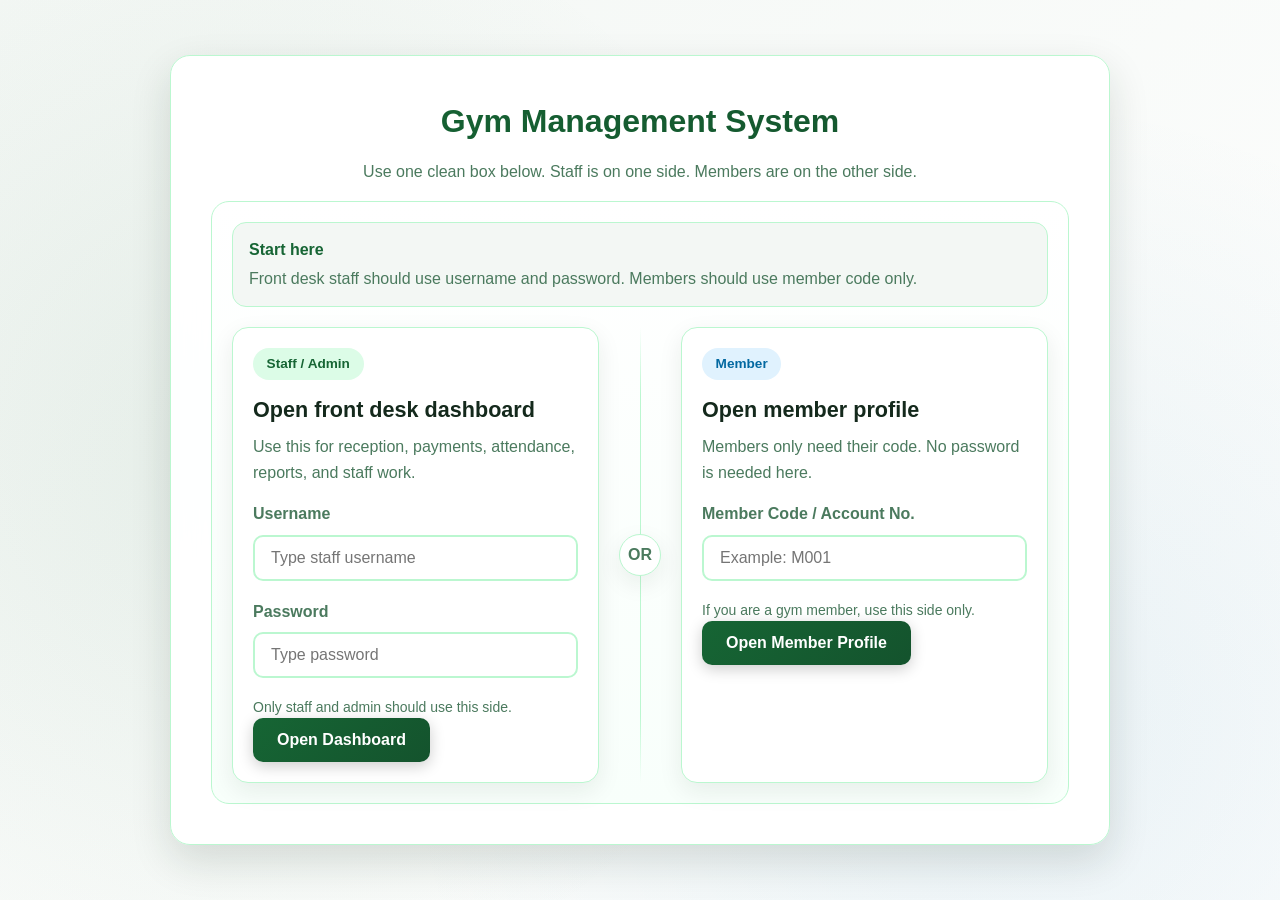
<file: index.html>
<!DOCTYPE html>
<html lang="en">
<head>
    <meta charset="UTF-8">
    <meta name="viewport" content="width=device-width, initial-scale=1.0">
    <meta http-equiv="Cache-Control" content="no-cache, no-store, must-revalidate">
    <meta http-equiv="Pragma" content="no-cache">
    <meta http-equiv="Expires" content="0">
    <title>Gym Management System - Login</title>
    <link rel="stylesheet" href="assets/css/style.css?v=3">
</head>
<body>
    <div class="login-container">
        <div class="login-box login-box-wide">
            <h1>Gym Management System</h1>
            <p class="login-subtitle">Use one clean box below. Staff is on one side. Members are on the other side.</p>

            <div class="login-access-card" aria-label="Quick login options">
                <div class="access-intro">
                    <strong>Start here</strong>
                    <p>Front desk staff should use username and password. Members should use member code only.</p>
                </div>

                <div class="login-split-layout">
                    <section id="admin-login" class="login-form-panel is-visible" aria-labelledby="admin-login-title">
                        <div class="login-panel-badge">Staff / Admin</div>
                        <h2 id="admin-login-title">Open front desk dashboard</h2>
                        <p class="login-panel-text">Use this for reception, payments, attendance, reports, and staff work.</p>
                        <form id="adminForm" aria-label="Admin Login Form">
                            <div class="form-group">
                                <label for="adminUsername">Username</label>
                                <input 
                                    type="text" 
                                    id="adminUsername" 
                                    name="username" 
                                    autocomplete="username"
                                    aria-required="true"
                                    placeholder="Type staff username"
                                    required>
                            </div>
                            <div class="form-group">
                                <label for="adminPassword">Password</label>
                                <input 
                                    type="password" 
                                    id="adminPassword" 
                                    name="password" 
                                    autocomplete="current-password"
                                    aria-required="true"
                                    placeholder="Type password"
                                    required>
                            </div>
                            <small class="form-hint">Only staff and admin should use this side.</small>
                            <button type="submit" class="btn btn-primary" aria-label="Login as Admin">Open Dashboard</button>
                        </form>
                    </section>

                    <div class="login-divider" aria-hidden="true">
                        <span>OR</span>
                    </div>

                    <section id="member-login" class="login-form-panel is-visible" aria-labelledby="member-login-title">
                        <div class="login-panel-badge member-badge">Member</div>
                        <h2 id="member-login-title">Open member profile</h2>
                        <p class="login-panel-text">Members only need their code. No password is needed here.</p>
                        <form id="memberForm" aria-label="Member Login Form">
                            <div class="form-group">
                                <label for="memberCode">Member Code / Account No.</label>
                                <input 
                                    type="text" 
                                    id="memberCode" 
                                    name="member_code" 
                                    autocomplete="off"
                                    aria-required="true"
                                    placeholder="Example: M001"
                                    required>
                            </div>
                            <small class="form-hint">If you are a gym member, use this side only.</small>
                            <button type="submit" class="btn btn-primary" aria-label="Login as Member">Open Member Profile</button>
                        </form>
                    </section>
                </div>
            </div>
        </div>
    </div>

    <script src="assets/js/utils.js?v=3"></script>
    <script src="assets/js/auth.js?v=3"></script>
    <script>
        // Check authentication status on page load
        document.addEventListener('DOMContentLoaded', function() {
            checkAuthStatus();
        });

        function checkAuthStatus() {
            fetch('api/auth.php?action=check')
                .then(res => res.json())
                .then(data => {
                    if (data.authenticated) {
                        if (data.role === 'admin' || data.role === 'staff') {
                            window.location.href = 'admin-dashboard.html';
                        } else if (data.role === 'member') {
                            if (data.gender === 'men') {
                                window.location.href = 'member-profile-men.html';
                            } else {
                                window.location.href = 'member-profile-women.html';
                            }
                        }
                    }
                })
                .catch(err => console.error('Auth check error:', err));
        }
    </script>
</body>
</html>
</file>
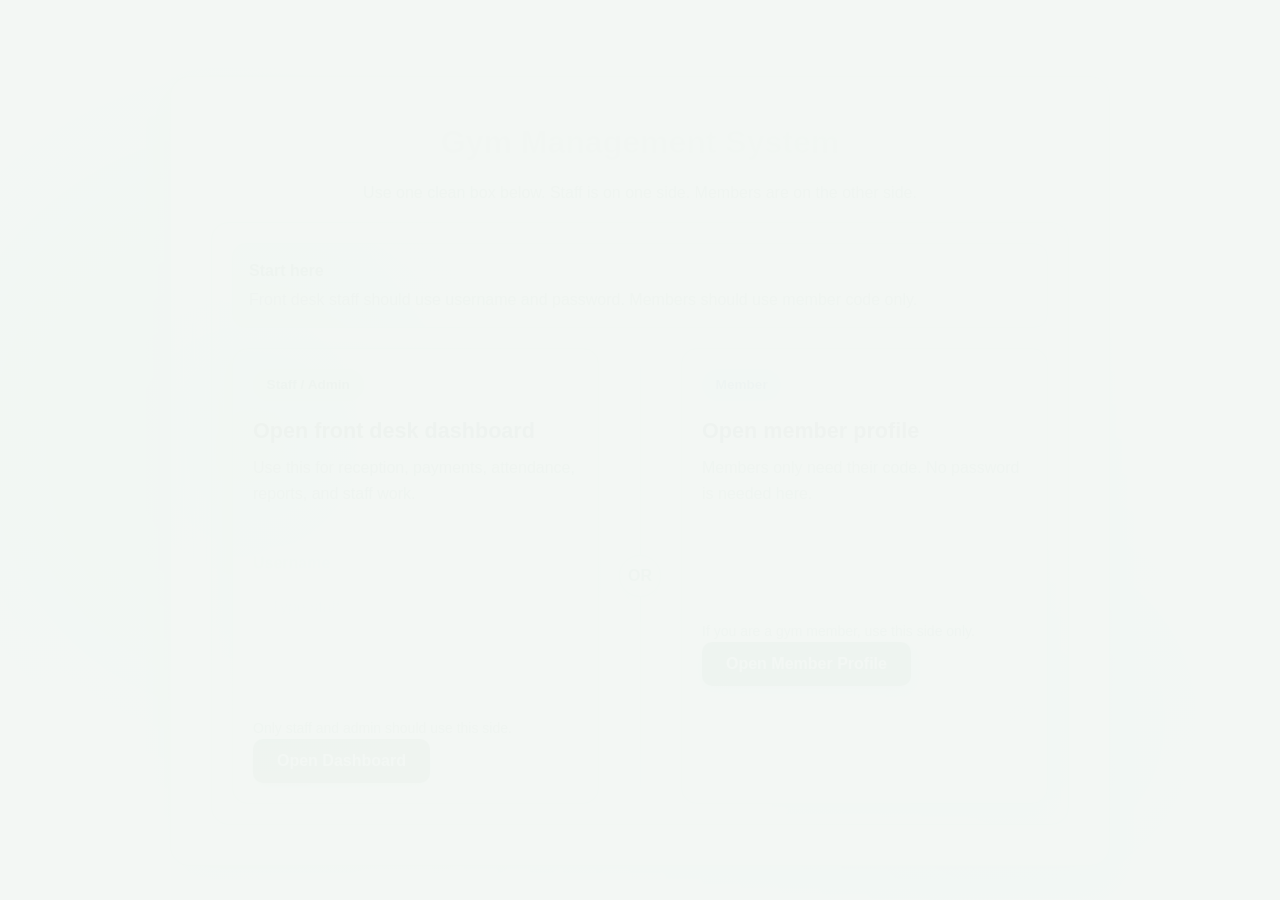
<file: admin-dashboard.html>
<!DOCTYPE html>
<html lang="en">

<head>
    <meta charset="UTF-8">
    <meta name="viewport" content="width=device-width, initial-scale=1.0">
    <meta http-equiv="Cache-Control" content="no-cache, no-store, must-revalidate">
    <meta http-equiv="Pragma" content="no-cache">
    <meta http-equiv="Expires" content="0">
    <title>Gym Front Desk Dashboard</title>
    <link rel="stylesheet" href="assets/css/style.css?v=4">
    <link rel="stylesheet" href="assets/css/admin-dashboard.css?v=4">
</head>

<body>
    <button class="mobile-menu-toggle" id="mobileMenuToggle" aria-label="Open or close menu"
        aria-expanded="false">☰ Menu</button>
    <div class="dashboard-container">
        <!-- Sidebar -->
        <aside class="sidebar" id="sidebar">
            <div class="sidebar-header">
                <h2>Gym Front Desk</h2>
            </div>
            <nav class="sidebar-nav" role="navigation" aria-label="Main navigation">
                <a href="#" class="nav-item active" data-section="dashboard" aria-label="Home dashboard">
                    <span aria-hidden="true">📊</span> Home
                </a>
                <a href="#" class="nav-item" data-section="members" aria-label="Members Management">
                    <span aria-hidden="true">👥</span> Members
                </a>
                <a href="#" class="nav-item" data-section="attendance" aria-label="Check in and check out members">
                    <span aria-hidden="true">✓</span> Check In / Out
                </a>
                <a href="#" class="nav-item" data-section="payments" aria-label="Payments Management">
                    <span aria-hidden="true">💰</span> Payments
                </a>
                <a href="#" class="nav-item" data-section="due-fees" aria-label="Members who need to pay">
                    <span aria-hidden="true">⚠️</span> Need Payment
                </a>
                <a href="#" class="nav-item" data-section="expenses" aria-label="Expenses Management">
                    <span aria-hidden="true">💸</span> Expenses
                </a>
                <a href="#" class="nav-item" data-section="reports" aria-label="Reports">
                    <span aria-hidden="true">📈</span> Reports
                </a>
                <a href="#" class="nav-item" data-section="staff" aria-label="Staff Management">
                    <span aria-hidden="true">🧑‍💼</span> Staff
                </a>
                <a href="#" class="nav-item" data-section="activity-log" aria-label="Admin Activity Log">
                    <span aria-hidden="true">📝</span> Activity Log
                </a>
                <a href="#" class="nav-item" data-section="import" aria-label="Import or download data">
                    <span aria-hidden="true">📥</span> Import / Download
                </a>
                <a href="#" class="nav-item" data-section="sync" aria-label="Sync or backup data">
                    <span aria-hidden="true">🔄</span> Sync / Backup
                </a>
                <a href="#" class="nav-item" data-section="reminders" aria-label="WhatsApp Reminders">
                    <span aria-hidden="true">💬</span> Reminders
                </a>
                <a href="#" class="nav-item" id="logoutBtn" aria-label="Logout">
                    <span aria-hidden="true">🚪</span> Logout
                </a>
            </nav>
        </aside>

        <!-- Main Content -->
        <main class="main-content">
            <header class="content-header">
                <h1 id="pageTitle">Home</h1>
                <div class="header-actions" style="margin-left: auto; margin-right: 1rem;">
                    <button class="btn btn-primary" onclick="toggleGlobalSearchScan()"
                        style="padding: 0.5rem 1rem; display: flex; align-items: center; gap: 0.5rem;"
                        aria-label="Scan a member card to open profile">
                        <i class="fas fa-wifi"></i> <span>Scan Member Card</span>
                    </button>
                </div>
                <div class="user-info">
                    <span id="userName">Admin</span>
                </div>
            </header>

            <div class="content-body" id="contentBody" role="main" aria-live="polite" aria-busy="false">
                <!-- Content will be loaded dynamically -->
                <div class="loading" role="status" aria-label="Loading content">Loading...</div>
            </div>
        </main>
    </div>

    <script src="assets/js/utils.js?v=4"></script>
    <script src="assets/js/admin-dashboard.js?v=4"></script>
</body>

</html>
</file>
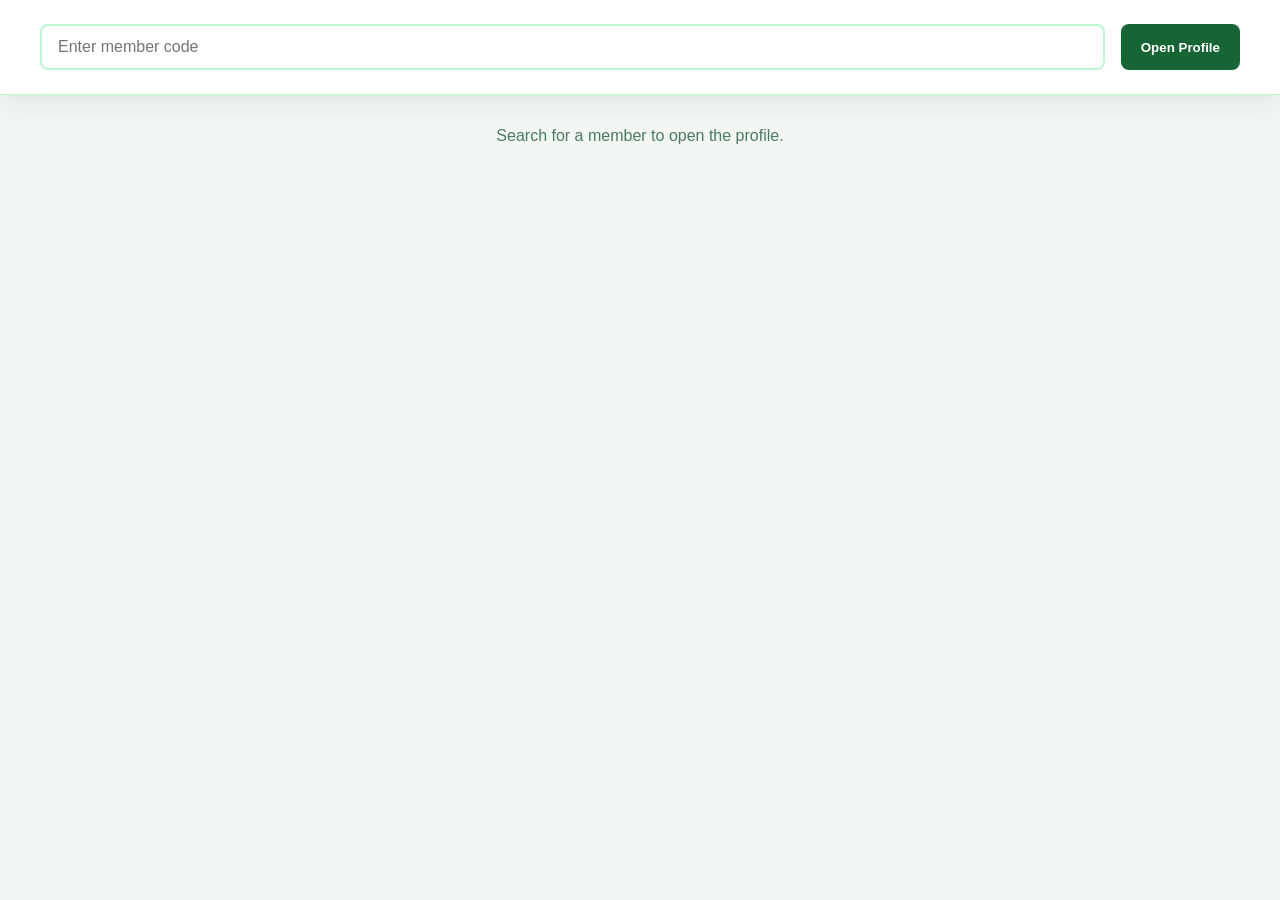
<file: member-profile-men.html>
<!DOCTYPE html>
<html lang="en">

<head>
    <meta charset="UTF-8">
    <meta name="viewport" content="width=device-width, initial-scale=1.0">
    <title>Member Profile - Men</title>

    <link rel="stylesheet" href="assets/css/member-profile.css">
    <style>
        :root {
            --primary-color: #166534;
            --secondary-color: #14291c;
            --success-color: #0369a1;
            --error-color: #dc2626;
            --bg-color: #f3f7f4;
            --border-color: #bbf7d0;
            --shadow: 0 8px 24px rgba(20, 41, 28, 0.08);
            --shadow-lg: 0 16px 40px rgba(20, 41, 28, 0.14);
        }

        body {
            margin: 0;
            background: #f3f7f4;
            background-attachment: fixed;
            font-family: "Poppins", sans-serif;
            color: #14291c;
        }

        .loading,
        .error {
            text-align: center;
            color: #4b7a5e;
        }

        .error {
            color: var(--error-color);
            background: rgba(220, 38, 38, 0.08);
            border: 1px solid rgba(220, 38, 38, 0.22);
            border-radius: 10px;
            margin: 1rem;
        }

        .status-badge {
            display: inline-block;
            padding: 0.25rem 0.75rem;
            border-radius: 20px;
            font-size: 0.875rem;
            font-weight: 600;
        }

        .status-badge.status-active {
            background: rgba(3, 105, 161, 0.08);
            color: #0369a1;
            border: 1px solid #0369a1;
        }

        .status-badge.status-inactive {
            background: rgba(220, 38, 38, 0.08);
            color: #dc2626;
            border: 1px solid #dc2626;
        }

        .status-badge.status-completed {
            background: rgba(3, 105, 161, 0.08);
            color: #0369a1;
            border: 1px solid #0369a1;
        }

        .status-badge.status-pending {
            background: rgba(180, 83, 9, 0.08);
            color: #b45309;
            border: 1px solid #b45309;
        }
    </style>
    <style>
        .btn {
            background: var(--primary-color);
            color: white;
            padding: 12px 20px;
            border-radius: 8px;
            cursor: pointer;
            font-weight: bold;
            transition: 0.3s;
            border: none;
        }

        .btn:hover {
            opacity: 0.9;
        }
    </style>
</head>

<body>

    <!-- Lookup -->
    <div class="lookup-bar">
        <div class="lookup-container">
            <input id="memberCodeInput" class="lookup-input" placeholder="Enter member code">
            <button id="lookupBtn" class="btn">Open Profile</button>
        </div>
    </div>

    <!-- Profile -->
    <div class="member-content">
        <div id="memberContent">
            <div class="loading">Search for a member to open the profile.</div>
        </div>
    </div>

    <script src="assets/js/utils.js?v=5"></script>
    <script src="assets/js/member-profile.js?v=5"></script>

    <script>
        window.MEMBER_GENDER = 'men';

        document.addEventListener("DOMContentLoaded", () => {
            fetch('api/auth.php?action=check')
                .then(r => r.json())
                .then(data => {
                    if (data.authenticated && data.role === 'member' && data.gender === 'men') {
                        loadMemberProfile(data.member_code);
                    }
                });
        });
    </script>

</body>

</html>
</file>
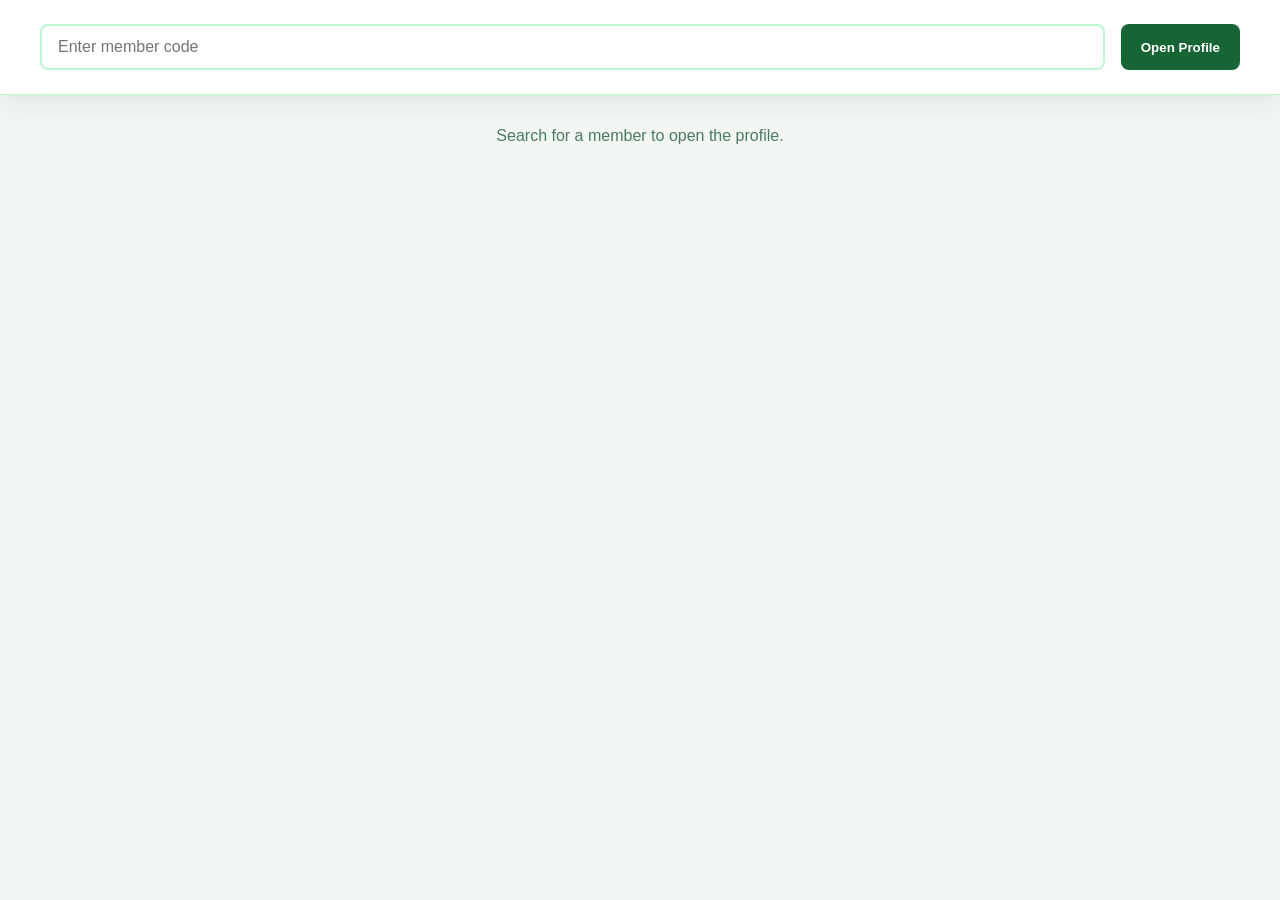
<file: member-profile-women.html>
<!DOCTYPE html>
<html lang="en">

<head>
    <meta charset="UTF-8">
    <meta name="viewport" content="width=device-width, initial-scale=1.0">
    <title>Member Profile - Women</title>

    <link rel="stylesheet" href="assets/css/member-profile.css">
    <style>
        :root {
            --primary-color: #166534;
            --secondary-color: #14291c;
            --success-color: #0369a1;
            --error-color: #dc2626;
            --bg-color: #f3f7f4;
            --border-color: #bbf7d0;
            --shadow: 0 8px 24px rgba(20, 41, 28, 0.08);
            --shadow-lg: 0 16px 40px rgba(20, 41, 28, 0.14);
        }

        body {
            margin: 0;
            background: #f3f7f4;
            background-attachment: fixed;
            font-family: "Poppins", sans-serif;
            color: #14291c;
        }

        .loading,
        .error {
            text-align: center;
            color: #4b7a5e;
        }

        .error {
            color: var(--error-color);
            background: rgba(220, 38, 38, 0.08);
            border: 1px solid rgba(220, 38, 38, 0.22);
            border-radius: 10px;
            margin: 1rem;
        }

        .status-badge {
            display: inline-block;
            padding: 0.25rem 0.75rem;
            border-radius: 20px;
            font-size: 0.875rem;
            font-weight: 600;
        }

        .status-badge.status-active {
            background: rgba(3, 105, 161, 0.08);
            color: #0369a1;
            border: 1px solid #0369a1;
        }

        .status-badge.status-inactive {
            background: rgba(220, 38, 38, 0.08);
            color: #dc2626;
            border: 1px solid #dc2626;
        }

        .status-badge.status-completed {
            background: rgba(3, 105, 161, 0.08);
            color: #0369a1;
            border: 1px solid #0369a1;
        }

        .status-badge.status-pending {
            background: rgba(180, 83, 9, 0.08);
            color: #b45309;
            border: 1px solid #b45309;
        }
    </style>
    <style>
        .btn {
            background: var(--primary-color);
            color: white;
            padding: 12px 20px;
            border-radius: 8px;
            cursor: pointer;
            font-weight: bold;
            transition: 0.3s;
            border: none;
        }

        .btn:hover {
            opacity: 0.9;
        }
    </style>
</head>

<body>

    <!-- Lookup -->
    <div class="lookup-bar">
        <div class="lookup-container">
            <input id="memberCodeInput" class="lookup-input" placeholder="Enter member code">
            <button id="lookupBtn" class="btn">Open Profile</button>
        </div>
    </div>

    <!-- Profile -->
    <div class="member-content">
        <div id="memberContent">
            <div class="loading">Search for a member to open the profile.</div>
        </div>
    </div>

    <script src="assets/js/utils.js?v=5"></script>
    <script src="assets/js/member-profile.js?v=5"></script>

    <script>
        window.MEMBER_GENDER = 'women';

        document.addEventListener("DOMContentLoaded", () => {
            fetch('api/auth.php?action=check')
                .then(r => r.json())
                .then(data => {
                    if (data.authenticated && data.role === 'member' && data.gender === 'women') {
                        loadMemberProfile(data.member_code);
                    }
                });
        });
    </script>

</body>

</html>
</file>
<file: assets/css/style.css>
/**
 * Main Stylesheet - Light Theme for low-tech, older users
 */

* {
    margin: 0;
    padding: 0;
    box-sizing: border-box;
}

:root {
    --primary-color: #166534;
    --primary-gradient: linear-gradient(135deg, #166534 0%, #14532d 100%);
    --secondary-color: #ffffff;
    --secondary-gradient: linear-gradient(135deg, #ffffff 0%, #ecfdf5 100%);
    --success-color: #0369a1;
    --success-gradient: linear-gradient(135deg, #0369a1 0%, #075985 100%);
    --error-color: #dc2626;
    --error-gradient: linear-gradient(135deg, #dc2626 0%, #b91c1c 100%);
    --warning-color: #b45309;
    --warning-gradient: linear-gradient(135deg, #b45309 0%, #92400e 100%);
    --info-color: #0369a1;
    --info-gradient: linear-gradient(135deg, #0369a1 0%, #075985 100%);

    /* Light Theme Colors */
    --bg-color: #f3f7f4;
    --bg-secondary: #ffffff;
    --bg-tertiary: #ecfdf5;
    --text-color: #14291c;
    --text-secondary: #4b7a5e;
    --text-muted: #4b7a5e;
    --border-color: #bbf7d0;
    --shadow: 0 8px 24px rgba(20, 41, 28, 0.08);
    --shadow-lg: 0 16px 40px rgba(20, 41, 28, 0.14);
    --shadow-glow: 0 0 0 4px rgba(22, 101, 52, 0.12);
}

body {
    font-family: -apple-system, BlinkMacSystemFont, 'Segoe UI', Roboto, Oxygen, Ubuntu, Cantarell, sans-serif;
    background: var(--bg-color);
    background-attachment: fixed;
    color: var(--text-color);
    line-height: 1.6;
    min-height: 100vh;
    animation: fadeIn 0.6s ease-in;
}

@keyframes fadeIn {
    from {
        opacity: 0;
    }

    to {
        opacity: 1;
    }
}

@keyframes slideInUp {
    from {
        opacity: 0;
        transform: translateY(30px);
    }

    to {
        opacity: 1;
        transform: translateY(0);
    }
}

@keyframes slideInDown {
    from {
        opacity: 0;
        transform: translateY(-30px);
    }

    to {
        opacity: 1;
        transform: translateY(0);
    }
}

@keyframes scaleIn {
    from {
        transform: scale(0.9);
        opacity: 0;
    }

    to {
        transform: scale(1);
        opacity: 1;
    }
}

@keyframes pulse {

    0%,
    100% {
        transform: scale(1);
    }

    50% {
        transform: scale(1.05);
    }
}

/* Login Page */
.login-container {
    min-height: 100vh;
    display: flex;
    align-items: center;
    justify-content: center;
    background: linear-gradient(135deg, #f3f7f4 0%, #ffffff 55%, #ecfdf5 100%);
    background-size: 200% 200%;
    animation: gradientShift 15s ease infinite;
    position: relative;
    overflow: hidden;
}

@keyframes gradientShift {
    0% {
        background-position: 0% 50%;
    }

    50% {
        background-position: 100% 50%;
    }

    100% {
        background-position: 0% 50%;
    }
}

.login-container::before {
    content: '';
    position: absolute;
    top: 0;
    left: 0;
    right: 0;
    bottom: 0;
    background: radial-gradient(circle at 20% 50%, rgba(22, 101, 52, 0.08) 0%, transparent 50%),
        radial-gradient(circle at 80% 80%, rgba(3, 105, 161, 0.08) 0%, transparent 50%);
    animation: float 20s ease-in-out infinite;
}

@keyframes float {

    0%,
    100% {
        transform: translateY(0) rotate(0deg);
    }

    50% {
        transform: translateY(-20px) rotate(5deg);
    }
}

.login-box {
    background: rgba(255, 255, 255, 0.96);
    -webkit-backdrop-filter: blur(20px);
    backdrop-filter: blur(20px);
    padding: 2.5rem;
    border-radius: 20px;
    box-shadow: var(--shadow-lg);
    width: 100%;
    max-width: 400px;
    border: 1px solid var(--border-color);
    position: relative;
    z-index: 1;
    animation: slideInUp 0.6s ease-out;
}

.login-box-wide {
    max-width: 940px;
}

.login-box h1 {
    text-align: center;
    margin-bottom: 0.75rem;
    color: var(--text-color);
    font-size: 2rem;
    background: var(--primary-gradient);
    -webkit-background-clip: text;
    -webkit-text-fill-color: transparent;
    background-clip: text;
    animation: fadeIn 0.8s ease-out;
}

.login-subtitle {
    text-align: center;
    color: var(--text-secondary);
    margin-bottom: 1rem;
}

.login-access-card {
    background: linear-gradient(180deg, #ffffff 0%, #f8fffb 100%);
    border: 1px solid var(--border-color);
    border-radius: 18px;
    padding: 1.25rem;
}

.access-intro {
    background: #f3f7f4;
    border: 1px solid var(--border-color);
    border-radius: 14px;
    padding: 0.9rem 1rem;
    margin-bottom: 1.25rem;
    color: var(--text-secondary);
}

.access-intro strong {
    display: block;
    margin-bottom: 0.2rem;
    color: var(--primary-color);
}

.login-split-layout {
    display: grid;
    grid-template-columns: minmax(0, 1fr) auto minmax(0, 1fr);
    gap: 1.25rem;
    align-items: stretch;
}

.login-form-panel {
    background: #ffffff;
    border: 1px solid var(--border-color);
    border-radius: 16px;
    padding: 1.25rem;
    box-shadow: var(--shadow);
}

.login-panel-badge {
    display: inline-flex;
    align-items: center;
    justify-content: center;
    min-height: 32px;
    padding: 0.25rem 0.85rem;
    border-radius: 999px;
    background: #dcfce7;
    color: var(--primary-color);
    font-size: 0.85rem;
    font-weight: 700;
    margin-bottom: 0.8rem;
}

.member-badge {
    background: #e0f2fe;
    color: var(--info-color);
}

.login-form-panel h2 {
    font-size: 1.35rem;
    margin-bottom: 0.45rem;
    color: var(--text-color);
}

.login-panel-text {
    color: var(--text-secondary);
    margin-bottom: 1rem;
}

.login-divider {
    display: flex;
    align-items: center;
    justify-content: center;
    min-width: 42px;
    position: relative;
}

.login-divider::before {
    content: '';
    position: absolute;
    top: 0;
    bottom: 0;
    left: 50%;
    width: 1px;
    background: linear-gradient(180deg, transparent 0%, var(--border-color) 15%, var(--border-color) 85%, transparent 100%);
}

.login-divider span {
    position: relative;
    z-index: 1;
    display: inline-flex;
    align-items: center;
    justify-content: center;
    width: 42px;
    height: 42px;
    border-radius: 999px;
    background: #ffffff;
    border: 1px solid var(--border-color);
    color: var(--text-secondary);
    font-weight: 700;
    box-shadow: var(--shadow);
}

.form-group {
    margin-bottom: 1.1rem;
    animation: slideInUp 0.5s ease-out both;
}

.form-group:nth-child(1) {
    animation-delay: 0.1s;
}

.form-group:nth-child(2) {
    animation-delay: 0.2s;
}

.form-group:nth-child(3) {
    animation-delay: 0.3s;
}

.form-group label {
    display: block;
    margin-bottom: 0.5rem;
    font-weight: 600;
    color: var(--text-secondary);
}

.form-hint {
    display: block;
    margin-top: 0.5rem;
    color: var(--text-muted);
    font-size: 0.875rem;
}

.form-group input,
.form-group select,
.form-group textarea {
    width: 100%;
    padding: 0.75rem 1rem;
    border: 2px solid var(--border-color);
    border-radius: 10px;
    font-size: 1rem;
    transition: all 0.3s ease;
    background: #ffffff;
    color: var(--text-color);
}

.form-group input:focus,
.form-group select:focus,
.form-group textarea:focus {
    outline: none;
    border-color: var(--primary-color);
    box-shadow: 0 0 0 3px rgba(22, 101, 52, 0.14);
    transform: scale(1.02);
    background: #ffffff;
}

.form-row {
    display: grid;
    grid-template-columns: 1fr 1fr;
    gap: 1rem;
}

.btn {
    padding: 0.75rem 1.5rem;
    min-height: 44px;
    border: none;
    border-radius: 10px;
    font-size: 1rem;
    cursor: pointer;
    transition: all 0.3s ease;
    font-weight: 600;
    box-shadow: 0 4px 15px rgba(0, 0, 0, 0.2);
    display: inline-flex;
    align-items: center;
    justify-content: center;
    gap: 0.5rem;
    position: relative;
    overflow: hidden;
}

.btn::before {
    content: '';
    position: absolute;
    top: 50%;
    left: 50%;
    width: 0;
    height: 0;
    border-radius: 50%;
    background: rgba(255, 255, 255, 0.2);
    transform: translate(-50%, -50%);
    transition: width 0.6s, height 0.6s;
}

.btn:hover::before {
    width: 300px;
    height: 300px;
}

.btn:hover {
    transform: translateY(-3px);
    box-shadow: 0 6px 20px rgba(0, 0, 0, 0.3);
}

.btn:active {
    transform: translateY(-1px);
}

.btn-primary {
    background: var(--primary-gradient);
    color: white;
}

.btn-primary:hover {
    box-shadow: 0 6px 25px rgba(22, 101, 52, 0.28);
}

.btn-success {
    background: var(--success-gradient);
    color: white;
}

.btn-success:hover {
    box-shadow: 0 6px 25px rgba(3, 105, 161, 0.28);
}

.btn-secondary {
    background: linear-gradient(135deg, #4b7a5e 0%, #35614a 100%);
    color: white;
}

.btn-secondary:hover {
    box-shadow: 0 6px 25px rgba(75, 122, 94, 0.28);
}

.btn-danger {
    background: var(--error-gradient);
    color: white;
}

.btn-danger:hover {
    box-shadow: 0 6px 25px rgba(231, 76, 60, 0.5);
}

.btn-warning {
    background: var(--warning-gradient);
    color: white;
}

.btn-warning:hover {
    box-shadow: 0 6px 25px rgba(180, 83, 9, 0.28);
}

.btn-sm {
    padding: 0.5rem 1rem;
    font-size: 0.875rem;
}

/* Notifications */
.notification {
    position: fixed;
    top: 20px;
    right: 20px;
    padding: 1rem 1.5rem;
    border-radius: 12px;
    color: white;
    font-weight: 500;
    z-index: 10000;
    transform: translateX(400px);
    transition: all 0.4s cubic-bezier(0.68, -0.55, 0.265, 1.55);
    box-shadow: var(--shadow-lg);
    -webkit-backdrop-filter: blur(10px);
    backdrop-filter: blur(10px);
    border: 1px solid rgba(255, 255, 255, 0.6);
}

.notification.show {
    transform: translateX(0);
    animation: slideInRight 0.4s ease-out;
}

@keyframes slideInRight {
    from {
        transform: translateX(400px);
        opacity: 0;
    }

    to {
        transform: translateX(0);
        opacity: 1;
    }
}

.notification-success {
    background: var(--success-gradient);
}

.notification-error {
    background: var(--error-gradient);
}

.notification-info {
    background: var(--info-gradient);
}

.notification-warning {
    background: var(--warning-gradient);
}

/* Status Badges */
.status-badge {
    display: inline-block;
    padding: 0.25rem 0.75rem;
    border-radius: 20px;
    font-size: 0.875rem;
    font-weight: 600;
    border: 1px solid;
    transition: all 0.3s ease;
}

.status-badge:hover {
    transform: scale(1.1);
}

.status-active {
    background: rgba(39, 174, 96, 0.2);
    color: var(--success-color);
    border-color: var(--success-color);
}

.status-inactive {
    background: rgba(231, 76, 60, 0.2);
    color: var(--error-color);
    border-color: var(--error-color);
}

.status-completed {
    background: rgba(39, 174, 96, 0.2);
    color: var(--success-color);
    border-color: var(--success-color);
}

.status-pending {
    background: rgba(243, 156, 18, 0.2);
    color: var(--warning-color);
    border-color: var(--warning-color);
}

/* Tables */
.data-table {
    width: 100%;
    border-collapse: collapse;
    background: #ffffff;
    -webkit-backdrop-filter: blur(10px);
    backdrop-filter: blur(10px);
    border-radius: 12px;
    overflow: hidden;
    box-shadow: var(--shadow);
    border: 1px solid var(--border-color);
    animation: fadeIn 0.5s ease-out;
}

.data-table thead {
    background: #ecfdf5;
    color: var(--text-color);
}

.data-table th,
.data-table td {
    padding: 1rem;
    text-align: left;
    border-bottom: 1px solid var(--border-color);
    color: var(--text-color);
}

.data-table tbody tr {
    transition: all 0.3s ease;
}

.data-table tbody tr:hover {
    background: rgba(22, 101, 52, 0.06);
    transform: translateX(5px);
}

.data-table tbody tr:last-child td {
    border-bottom: none;
}

/* Loading */
.loading {
    text-align: center;
    color: var(--text-secondary);
    animation: pulse 2s ease-in-out infinite;
}

.error {
    padding: 1rem;
    background: rgba(220, 38, 38, 0.08);
    color: var(--error-color);
    border-radius: 10px;
    margin: 1rem 0;
    border: 1px solid rgba(220, 38, 38, 0.22);
    animation: slideInDown 0.4s ease-out;
}

/* Modal */
.modal {
    position: fixed;
    top: 0;
    left: 0;
    width: 100%;
    height: 100%;
    background-color: rgba(20, 41, 28, 0.2);
    -webkit-backdrop-filter: blur(5px);
    backdrop-filter: blur(5px);
    display: flex;
    align-items: center;
    justify-content: center;
    z-index: 1000;
    animation: fadeIn 0.3s ease-out;
}

.modal-content {
    background: rgba(255, 255, 255, 0.98);
    -webkit-backdrop-filter: blur(20px);
    backdrop-filter: blur(20px);
    border-radius: 20px;
    width: 90%;
    max-width: 600px;
    max-height: 90vh;
    overflow-y: auto;
    box-shadow: var(--shadow-lg);
    border: 1px solid var(--border-color);
    animation: scaleIn 0.4s cubic-bezier(0.68, -0.55, 0.265, 1.55);
}

.modal-header {
    padding: 1.5rem;
    border-bottom: 1px solid var(--border-color);
    display: flex;
    justify-content: space-between;
    align-items: center;
    background: #f8fffb;
}

.modal-header h2 {
    margin: 0;
    color: var(--text-color);
}

.modal-close {
    background: none;
    border: none;
    font-size: 1.5rem;
    cursor: pointer;
    color: var(--text-secondary);
    transition: all 0.3s ease;
    width: 32px;
    height: 32px;
    border-radius: 50%;
    display: flex;
    align-items: center;
    justify-content: center;
}

.modal-close:hover {
    background: rgba(231, 76, 60, 0.2);
    color: var(--error-color);
    transform: rotate(90deg);
}

.modal-body {
    padding: 1.5rem;
    color: var(--text-color);
}

.modal-footer {
    padding: 1.5rem;
    border-top: 1px solid var(--border-color);
    display: flex;
    justify-content: flex-end;
    gap: 1rem;
    background: #f8fffb;
}

/* Pagination */
.pagination {
    display: flex;
    justify-content: center;
    align-items: center;
    gap: 1rem;
    margin-top: 1rem;
    padding: 1rem;
}

.pagination button {
    padding: 0.5rem 1rem;
    border: 2px solid var(--border-color);
    background: #ffffff;
    color: var(--text-color);
    border-radius: 8px;
    cursor: pointer;
    transition: all 0.3s ease;
}

.pagination button:hover:not(:disabled) {
    background: var(--primary-gradient);
    border-color: var(--primary-color);
    color: white;
    transform: translateY(-2px);
    box-shadow: 0 4px 15px rgba(22, 101, 52, 0.22);
}

.pagination button:disabled {
    opacity: 0.5;
    cursor: not-allowed;
}

/* Search Input */
.search-input {
    padding: 0.75rem 1rem;
    border: 2px solid var(--border-color);
    border-radius: 10px;
    font-size: 0.95rem;
    transition: all 0.3s ease;
    background: #ffffff;
    color: var(--text-color);
    box-shadow: 0 2px 10px rgba(20, 41, 28, 0.06);
    width: 100%;
    max-width: 300px;
}

.search-input:focus {
    outline: none;
    border-color: var(--primary-color);
    box-shadow: 0 0 0 3px rgba(22, 101, 52, 0.14), 0 4px 15px rgba(22, 101, 52, 0.12);
    transform: scale(1.02);
    background: #ffffff;
}

.search-input::placeholder {
    color: var(--text-secondary);
    opacity: 0.8;
}

/* Responsive */
@media (max-width: 768px) {
    .login-box {
        margin: 1rem;
        padding: 1.5rem;
    }

    .login-split-layout {
        grid-template-columns: 1fr;
    }

    .login-divider {
        min-height: 42px;
        min-width: 100%;
    }

    .login-divider::before {
        top: 50%;
        bottom: auto;
        left: 0;
        right: 0;
        width: auto;
        height: 1px;
        background: linear-gradient(90deg, transparent 0%, var(--border-color) 15%, var(--border-color) 85%, transparent 100%);
    }

    .form-row {
        grid-template-columns: 1fr;
    }

    .search-input {
        width: 100% !important;
    }

    .btn {
        width: 100%;
        margin-bottom: 0.5rem;
    }

    .modal-content {
        width: 95%;
        max-width: 95%;
        margin: 1rem;
    }

    .pagination {
        flex-wrap: wrap;
    }

    .pagination button {
        flex: 1;
        min-width: 80px;
    }
}

@media (max-width: 480px) {
    .login-box {
        padding: 1rem;
    }

    .login-access-card,
    .login-form-panel {
        padding: 1rem;
    }

    .login-box h1 {
        font-size: 1.5rem;
    }

    .notification {
        right: 10px;
        left: 10px;
        top: 10px;
        transform: translateY(-100px);
    }

    .notification.show {
        transform: translateY(0);
    }
}
@media (prefers-reduced-motion: reduce) {
    *,
    *::before,
    *::after {
        animation: none !important;
        transition: none !important;
        scroll-behavior: auto !important;
    }
}
</file>
<file: assets/css/admin-dashboard.css>
/**
 * Admin Dashboard Styles - Light Theme with user-chosen palette
 */

.dashboard-container {
    display: flex;
    min-height: 100vh;
    background: var(--bg-color);
    background-attachment: fixed;
    animation: fadeIn 0.6s ease-in;
}

/* Sidebar */
.sidebar {
    width: 250px;
    background: linear-gradient(180deg, #ffffff 0%, #f8fffb 100%);
    color: var(--text-color);
    position: fixed;
    height: 100vh;
    overflow-y: auto;
    box-shadow: 4px 0 20px rgba(20, 41, 28, 0.08);
    border-right: 1px solid var(--border-color);
    animation: slideInLeft 0.5s ease-out;
}

@keyframes slideInLeft {
    from {
        transform: translateX(-100%);
        opacity: 0;
    }
    to {
        transform: translateX(0);
        opacity: 1;
    }
}

.sidebar-header {
    padding: 1.5rem;
    border-bottom: 1px solid var(--border-color);
    background: linear-gradient(135deg, rgba(22, 101, 52, 0.08) 0%, rgba(3, 105, 161, 0.05) 100%);
}

.sidebar-header h2 {
    margin: 0;
    font-size: 1.25rem;
    color: var(--text-color);
    animation: fadeIn 0.8s ease-out;
}

.sidebar-nav {
    padding: 1rem 0;
}

.nav-item {
    display: flex;
    align-items: center;
    gap: 0.75rem;
    padding: 1rem 1.5rem;
    color: var(--text-secondary);
    text-decoration: none;
    transition: all 0.3s ease;
    border-left: 3px solid transparent;
    position: relative;
    overflow: hidden;
}

.nav-item::before {
    content: '';
    position: absolute;
    left: 0;
    top: 0;
    height: 100%;
    width: 0;
    background: linear-gradient(90deg, rgba(22, 101, 52, 0.1) 0%, rgba(22, 101, 52, 0.04) 100%);
    transition: width 0.3s ease;
    z-index: 0;
}

.nav-item:hover::before,
.nav-item.active::before {
    width: 100%;
}

.nav-item:hover {
    color: var(--text-color);
    transform: translateX(5px);
}

.nav-item.active {
    color: var(--text-color);
    border-left-color: var(--primary-color);
    background: linear-gradient(90deg, rgba(22, 101, 52, 0.14) 0%, rgba(22, 101, 52, 0.05) 100%);
    box-shadow: inset 0 0 0 1px rgba(22, 101, 52, 0.08);
}

.nav-item span {
    font-size: 1.25rem;
    position: relative;
    z-index: 1;
    transition: transform 0.3s ease;
}

.nav-item:hover span {
    transform: scale(1.2);
}

.nav-item > *:not(span) {
    position: relative;
    z-index: 1;
}

/* Main Content */
.main-content {
    margin-left: 250px;
    flex: 1;
    background: transparent;
    min-height: 100vh;
    animation: fadeIn 0.8s ease-out 0.2s both;
}

.content-header {
    background: rgba(255, 255, 255, 0.94);
    -webkit-backdrop-filter: blur(20px);
    backdrop-filter: blur(20px);
    padding: 1.5rem 2rem;
    border-bottom: 1px solid var(--border-color);
    display: flex;
    justify-content: space-between;
    align-items: center;
    box-shadow: 0 4px 20px rgba(20, 41, 28, 0.06);
    position: sticky;
    top: 0;
    z-index: 100;
    animation: slideInDown 0.5s ease-out;
}

.content-header h1 {
    margin: 0;
    font-size: 1.5rem;
    color: var(--text-color);
}

.user-info {
    color: var(--text-secondary);
}

.content-body {
    padding: 2rem;
    animation: fadeInUp 0.6s ease-out 0.3s both;
}

@keyframes fadeInUp {
    from {
        opacity: 0;
        transform: translateY(20px);
    }
    to {
        opacity: 1;
        transform: translateY(0);
    }
}

/* Dashboard Stats */
.dashboard-stats {
    display: grid;
    grid-template-columns: repeat(auto-fit, minmax(200px, 1fr));
    gap: 1.5rem;
    margin-bottom: 2rem;
}

.stat-card {
    background: linear-gradient(135deg, #ffffff 0%, #f8fffb 100%);
    -webkit-backdrop-filter: blur(10px);
    backdrop-filter: blur(10px);
    padding: 1.5rem;
    border-radius: 15px;
    box-shadow: var(--shadow);
    border: 1px solid var(--border-color);
    transition: all 0.3s ease;
    position: relative;
    overflow: hidden;
    animation: scaleIn 0.5s ease-out both;
}

.stat-card:nth-child(1) { animation-delay: 0.1s; }
.stat-card:nth-child(2) { animation-delay: 0.2s; }
.stat-card:nth-child(3) { animation-delay: 0.3s; }
.stat-card:nth-child(4) { animation-delay: 0.4s; }

.stat-card::before {
    content: '';
    position: absolute;
    top: 0;
    left: 0;
    right: 0;
    height: 4px;
    background: var(--primary-gradient);
    transform: scaleX(0);
    transition: transform 0.3s ease;
}

.stat-card:hover::before {
    transform: scaleX(1);
}

.stat-card:hover {
    transform: translateY(-5px);
    box-shadow: 0 12px 35px rgba(20, 41, 28, 0.12);
    border-color: rgba(22, 101, 52, 0.28);
}

.stat-card h3 {
    font-size: 0.875rem;
    color: var(--text-secondary);
    margin-bottom: 0.5rem;
    text-transform: uppercase;
    letter-spacing: 0.5px;
}

.stat-value {
    font-size: 2rem;
    font-weight: bold;
    background: var(--primary-gradient);
    -webkit-background-clip: text;
    -webkit-text-fill-color: transparent;
    background-clip: text;
    margin: 0;
    transition: transform 0.3s ease;
}

.stat-card:hover .stat-value {
    transform: scale(1.1);
}

.stat-card small {
    display: block;
    color: var(--text-secondary);
    margin-top: 0.5rem;
    font-size: 0.875rem;
}

.dashboard-recent {
    background: rgba(255, 255, 255, 0.94);
    -webkit-backdrop-filter: blur(10px);
    backdrop-filter: blur(10px);
    padding: 1.5rem;
    border-radius: 15px;
    box-shadow: var(--shadow);
    border: 1px solid var(--border-color);
    animation: fadeIn 0.6s ease-out 0.5s both;
}

.dashboard-recent h2 {
    margin-bottom: 1rem;
    color: var(--text-color);
}

/* Section Headers */
.section-header {
    display: flex;
    justify-content: space-between;
    align-items: center;
    margin-bottom: 1.5rem;
    flex-wrap: wrap;
    gap: 1rem;
    background: rgba(255, 255, 255, 0.94);
    -webkit-backdrop-filter: blur(10px);
    backdrop-filter: blur(10px);
    padding: 1.5rem;
    border-radius: 15px;
    box-shadow: 0 4px 20px rgba(20, 41, 28, 0.06);
    border: 1px solid var(--border-color);
    animation: slideInDown 0.5s ease-out;
}

.section-guide {
    background: #ffffff;
    border: 1px solid var(--border-color);
    border-radius: 16px;
    padding: 1.25rem 1.5rem;
    margin-bottom: 1.25rem;
    box-shadow: var(--shadow);
}

.section-guide h2,
.section-guide h3 {
    margin-bottom: 0.5rem;
}

.section-guide p {
    color: var(--text-secondary);
    margin-bottom: 0.85rem;
}

.page-chip {
    display: inline-block;
    margin-bottom: 0.65rem;
    padding: 0.3rem 0.65rem;
    border-radius: 999px;
    background: rgba(22, 101, 52, 0.1);
    color: var(--primary-color);
    font-size: 0.82rem;
    font-weight: 700;
    letter-spacing: 0.04em;
    text-transform: uppercase;
}

.helper-list {
    margin: 0;
    padding-left: 1.1rem;
    color: var(--text-secondary);
}

.helper-list li {
    margin-bottom: 0.45rem;
}

.quick-actions-bar {
    display: flex;
    flex-wrap: wrap;
    gap: 0.75rem;
    margin-top: 1rem;
}

.quick-action-btn {
    min-width: 180px;
}

.simple-note,
.warning-note {
    padding: 0.95rem 1rem;
    border-radius: 12px;
    margin-bottom: 1rem;
    border: 1px solid transparent;
}

.simple-note {
    background: rgba(3, 105, 161, 0.08);
    border-color: rgba(3, 105, 161, 0.22);
    color: var(--info-color);
}

.warning-note {
    background: rgba(180, 83, 9, 0.08);
    border-color: rgba(180, 83, 9, 0.22);
    color: var(--warning-color);
}

.empty-state {
    text-align: center;
    padding: 2rem 1.5rem;
    background: #f8fffb;
    border: 1px dashed var(--border-color);
    border-radius: 14px;
    color: var(--text-secondary);
}

.empty-state strong {
    display: block;
    color: var(--text-color);
    margin-bottom: 0.5rem;
}

.section-actions {
    display: flex;
    gap: 1rem;
    align-items: center;
    flex-wrap: wrap;
}

.section-actions .search-input {
    flex: 1;
    min-width: 200px;
    max-width: 400px;
}

/* Gender Tabs */
.gender-tabs {
    display: flex;
    gap: 0.5rem;
    background: #ffffff;
    padding: 0.25rem;
    border-radius: 10px;
    box-shadow: 0 4px 15px rgba(20, 41, 28, 0.06);
    border: 1px solid var(--border-color);
}

.gender-tab {
    padding: 0.75rem 1.5rem;
    border: none;
    background: transparent;
    border-radius: 8px;
    cursor: pointer;
    font-weight: 500;
    transition: all 0.3s ease;
    color: var(--text-secondary);
    font-size: 0.95rem;
}

.gender-tab:hover {
    background: rgba(22, 101, 52, 0.08);
    color: var(--text-color);
    transform: translateY(-2px);
}

.gender-tab.active {
    background: var(--primary-gradient);
    color: white;
    box-shadow: 0 4px 15px rgba(22, 101, 52, 0.22);
    transform: translateY(-2px);
}

/* Members Section */
.members-section,
.attendance-section,
.payments-section,
.reports-section,
.import-section {
    background: rgba(255, 255, 255, 0.94);
    -webkit-backdrop-filter: blur(10px);
    backdrop-filter: blur(10px);
    padding: 1.5rem;
    border-radius: 15px;
    box-shadow: var(--shadow);
    border: 1px solid var(--border-color);
    animation: fadeIn 0.6s ease-out;
}

.import-section h2 {
    margin-bottom: 1.5rem;
    color: var(--text-color);
}

.import-export-container {
    display: grid;
    grid-template-columns: 1fr 1fr;
    gap: 2rem;
    margin-top: 2rem;
}

@media (max-width: 1024px) {
    .import-export-container {
        grid-template-columns: 1fr;
    }
}

.import-card, .export-card {
    background: #ffffff;
    -webkit-backdrop-filter: blur(10px);
    backdrop-filter: blur(10px);
    padding: 2rem;
    border-radius: 15px;
    box-shadow: var(--shadow);
    border: 1px solid var(--border-color);
    transition: all 0.3s ease;
}

.import-card:hover,
.export-card:hover {
    transform: translateY(-5px);
    box-shadow: 0 12px 35px rgba(20, 41, 28, 0.12);
    border-color: rgba(22, 101, 52, 0.28);
}

.import-card h2, .export-card h2 {
    margin-top: 0;
    margin-bottom: 1.5rem;
    color: var(--text-color);
    font-size: 1.5rem;
    border-bottom: 2px solid var(--primary-color);
    padding-bottom: 0.5rem;
}

.download-section {
    margin-bottom: 2rem;
    padding: 1.5rem;
    background: #f8fffb;
    border-radius: 12px;
    border: 1px solid var(--border-color);
}

.download-section h3 {
    margin-top: 0;
    margin-bottom: 1rem;
    color: var(--text-color);
    font-size: 1.2rem;
}

.download-section:last-child {
    margin-bottom: 0;
}

.form-control {
    width: 100%;
    padding: 0.75rem;
    border: 2px solid var(--border-color);
    border-radius: 10px;
    font-size: 0.95rem;
    transition: all 0.3s ease;
    background: #ffffff;
    color: var(--text-color);
}

.form-control:focus {
    outline: none;
    border-color: var(--primary-color);
    box-shadow: 0 0 0 3px rgba(22, 101, 52, 0.14);
    transform: scale(1.02);
    background: #ffffff;
}

.import-results {
    margin-top: 2rem;
    padding: 1.5rem;
    background: #f8fffb;
    border-radius: 12px;
    border: 1px solid var(--border-color);
}

.import-results h3 {
    margin-bottom: 1rem;
    color: var(--text-color);
}

.import-results h4 {
    margin-top: 1rem;
    margin-bottom: 0.5rem;
    color: var(--text-color);
}

.import-results ul {
    list-style-position: inside;
    color: var(--text-secondary);
}

.errors {
    color: var(--error-color);
}

.duplicates {
    color: var(--warning-color);
}

/* Activity Log */
.activity-log-section {
    display: flex;
    flex-direction: column;
    gap: 1rem;
}

.activity-toolbar {
    display: flex;
    flex-direction: column;
    gap: 1rem;
}

.activity-filters {
    width: 100%;
}

.activity-summary-cards {
    display: grid;
    grid-template-columns: repeat(auto-fit, minmax(180px, 1fr));
    gap: 1rem;
}

.activity-analytics-grid {
    display: grid;
    grid-template-columns: repeat(auto-fit, minmax(300px, 1fr));
    gap: 1rem;
    margin-bottom: 1rem;
}

.chart-card {
    background: #ffffff;
    border: 1px solid var(--border-color);
    border-radius: 16px;
    padding: 1rem;
    box-shadow: var(--shadow);
}

.chart-card-header {
    display: flex;
    justify-content: space-between;
    align-items: baseline;
    gap: 1rem;
    margin-bottom: 0.75rem;
}

.chart-card-header h3 {
    margin: 0;
    font-size: 1rem;
    color: var(--text-color);
}

.chart-card-header small {
    color: var(--text-secondary);
}

.chart-card canvas {
    width: 100%;
    height: auto;
    display: block;
}

.chart-tooltip {
    position: absolute;
    display: none;
    z-index: 5;
    background: rgba(15, 23, 42, 0.95);
    color: #ffffff;
    padding: 0.45rem 0.6rem;
    border-radius: 8px;
    font-size: 0.78rem;
    pointer-events: none;
    box-shadow: 0 8px 20px rgba(0,0,0,0.18);
    white-space: nowrap;
}

.chart-legend {
    display: flex;
    flex-wrap: wrap;
    gap: 0.75rem;
    margin-bottom: 0.75rem;
}

.chart-legend-item {
    display: inline-flex;
    align-items: center;
    gap: 0.45rem;
    color: var(--text-secondary);
    font-size: 0.85rem;
    border: 1px solid #dbe3ef;
    background: #ffffff;
    border-radius: 999px;
    padding: 0.35rem 0.7rem;
    cursor: pointer;
}

.chart-legend-item.is-muted {
    opacity: 0.45;
}

.chart-legend-swatch {
    width: 12px;
    height: 12px;
    border-radius: 999px;
    display: inline-block;
}

.analytics-range-selector {
    display: flex;
    flex-wrap: wrap;
    gap: 0.5rem;
    margin-bottom: 1rem;
}

.report-card.active-report {
    border-color: var(--primary-color);
    box-shadow: 0 12px 30px rgba(22, 101, 52, 0.16);
    transform: translateY(-4px);
}

.activity-summary-card {
    background: linear-gradient(135deg, #ffffff 0%, #f8fffb 100%);
    border: 1px solid var(--border-color);
    border-radius: 14px;
    padding: 1rem 1.1rem;
    box-shadow: var(--shadow);
}

.activity-summary-label {
    display: block;
    color: var(--text-secondary);
    font-size: 0.82rem;
    text-transform: uppercase;
    letter-spacing: 0.04em;
    margin-bottom: 0.5rem;
}

.activity-summary-card strong {
    display: block;
    font-size: 1.35rem;
    color: var(--text-color);
}

.activity-summary-card small {
    color: var(--text-secondary);
}

.activity-chart-card {
    grid-column: 1 / -1;
}

.activity-mini-chart {
    display: flex;
    flex-direction: column;
    gap: 0.6rem;
    margin-top: 0.75rem;
}

.activity-bar-row {
    display: grid;
    grid-template-columns: minmax(120px, 180px) 1fr auto;
    gap: 0.75rem;
    align-items: center;
}

.activity-bar-label {
    color: var(--text-color);
    font-size: 0.9rem;
    overflow: hidden;
    text-overflow: ellipsis;
    white-space: nowrap;
}

.activity-bar-track {
    position: relative;
    height: 10px;
    background: #e5efe8;
    border-radius: 999px;
    overflow: hidden;
}

.activity-bar-fill {
    height: 100%;
    background: var(--primary-gradient);
    border-radius: 999px;
}

.activity-bar-value {
    color: var(--text-secondary);
    font-weight: 700;
    font-size: 0.85rem;
}

.activity-log-grid {
    display: grid;
    grid-template-columns: repeat(auto-fit, minmax(320px, 1fr));
    gap: 1rem;
}

.activity-card {
    background: #ffffff;
    border: 1px solid var(--border-color);
    border-radius: 16px;
    box-shadow: var(--shadow);
    padding: 1rem;
    cursor: pointer;
    transition: all 0.25s ease;
}

.activity-card:hover {
    transform: translateY(-4px);
    box-shadow: 0 12px 30px rgba(20, 41, 28, 0.12);
    border-color: rgba(22, 101, 52, 0.28);
}

.activity-card-top {
    display: flex;
    justify-content: space-between;
    gap: 1rem;
    align-items: flex-start;
    margin-bottom: 1rem;
}

.activity-card-top h3 {
    margin: 0.2rem 0 0;
    font-size: 1.05rem;
}

.activity-index {
    color: var(--text-secondary);
    font-size: 0.8rem;
}

.activity-meta-grid {
    display: grid;
    grid-template-columns: repeat(2, minmax(0, 1fr));
    gap: 0.75rem;
    margin-bottom: 1rem;
}

.activity-meta-item {
    background: #f8fffb;
    border: 1px solid var(--border-color);
    border-radius: 12px;
    padding: 0.75rem;
}

.activity-meta-label {
    display: block;
    font-size: 0.78rem;
    color: var(--text-secondary);
    margin-bottom: 0.3rem;
    text-transform: uppercase;
}

.activity-details-wrap {
    border-top: 1px solid var(--border-color);
    padding-top: 0.9rem;
}

.activity-details-title {
    font-weight: 700;
    margin-bottom: 0.65rem;
    color: var(--text-color);
}

.activity-details-pills {
    display: flex;
    flex-wrap: wrap;
    gap: 0.5rem;
}

.activity-detail-pill {
    display: inline-flex;
    align-items: center;
    gap: 0.35rem;
    background: rgba(22, 101, 52, 0.08);
    color: var(--text-color);
    border: 1px solid rgba(22, 101, 52, 0.12);
    border-radius: 999px;
    padding: 0.38rem 0.7rem;
    font-size: 0.82rem;
}

.activity-muted {
    color: var(--text-secondary);
    font-size: 0.9rem;
}

.activity-badge {
    display: inline-flex;
    align-items: center;
    justify-content: center;
    padding: 0.35rem 0.7rem;
    border-radius: 999px;
    font-size: 0.78rem;
    font-weight: 700;
    text-transform: uppercase;
    letter-spacing: 0.03em;
    border: 1px solid transparent;
    white-space: nowrap;
}

.activity-badge.success {
    background: rgba(39, 174, 96, 0.12);
    color: var(--success-color);
    border-color: rgba(39, 174, 96, 0.22);
}

.activity-badge.warning {
    background: rgba(180, 83, 9, 0.12);
    color: var(--warning-color);
    border-color: rgba(180, 83, 9, 0.22);
}

.activity-badge.danger {
    background: rgba(220, 38, 38, 0.1);
    color: #dc2626;
    border-color: rgba(220, 38, 38, 0.2);
}

.activity-badge.neutral {
    background: rgba(107, 114, 128, 0.12);
    color: var(--text-secondary);
    border-color: rgba(107, 114, 128, 0.2);
}

.activity-table-wrap {
    margin-top: 1rem;
    background: #ffffff;
    border: 1px solid var(--border-color);
    border-radius: 16px;
    overflow: hidden;
}

.activity-table td {
    vertical-align: top;
}

.activity-pagination {
    margin-top: 1rem;
    display: flex;
    gap: 1rem;
    justify-content: center;
    align-items: center;
}

.activity-modal-content {
    max-width: 900px;
}

.activity-modal-body {
    max-height: 75vh;
    overflow-y: auto;
}

.activity-modal-grid {
    display: grid;
    grid-template-columns: repeat(auto-fit, minmax(220px, 1fr));
    gap: 0.75rem;
}

.activity-json-view {
    margin: 0;
    padding: 1rem;
    background: #0f172a;
    color: #e5eefb;
    border-radius: 12px;
    overflow: auto;
    font-size: 12px;
    line-height: 1.5;
}

/* Reports Section */
.reports-grid {
    display: grid;
    grid-template-columns: repeat(auto-fit, minmax(250px, 1fr));
    gap: 1.5rem;
    margin-top: 2rem;
}

.report-card {
    background: rgba(255, 255, 255, 0.94);
    -webkit-backdrop-filter: blur(10px);
    backdrop-filter: blur(10px);
    padding: 2rem;
    border-radius: 15px;
    box-shadow: var(--shadow);
    cursor: pointer;
    transition: all 0.3s ease;
    border: 2px solid transparent;
    position: relative;
    overflow: hidden;
    animation: scaleIn 0.5s ease-out both;
}

.report-card::before {
    content: '';
    position: absolute;
    top: 0;
    left: 0;
    right: 0;
    bottom: 0;
    background: var(--primary-gradient);
    opacity: 0;
    transition: opacity 0.3s ease;
    z-index: 0;
}

.report-card:hover::before {
    opacity: 0.1;
}

.report-card:hover {
    transform: translateY(-8px) scale(1.02);
    box-shadow: 0 15px 40px rgba(0, 0, 0, 0.4);
    border-color: var(--primary-color);
}

.report-card h3 {
    margin: 0 0 0.5rem 0;
    color: var(--text-color);
    position: relative;
    z-index: 1;
}

.report-card p {
    margin: 0;
    color: var(--text-secondary);
    font-size: 0.875rem;
    position: relative;
    z-index: 1;
}

.report-content {
    background: rgba(255, 255, 255, 0.94);
    -webkit-backdrop-filter: blur(10px);
    backdrop-filter: blur(10px);
    padding: 2rem;
    border-radius: 15px;
    box-shadow: var(--shadow);
    border: 1px solid var(--border-color);
    animation: fadeIn 0.6s ease-out;
}

.stats-grid {
    display: grid;
    grid-template-columns: repeat(auto-fit, minmax(200px, 1fr));
    gap: 1rem;
    margin-top: 1rem;
}

.stat-item {
    padding: 1rem;
    background: #f8fffb;
    border-radius: 10px;
    border: 1px solid var(--border-color);
    color: var(--text-color);
    transition: all 0.3s ease;
}

.stat-item:hover {
    transform: translateY(-3px);
    box-shadow: 0 6px 20px rgba(20, 41, 28, 0.08);
    border-color: rgba(22, 101, 52, 0.28);
}

/* Badge Styles */
.badge {
    display: inline-block;
    padding: 0.25rem 0.75rem;
    border-radius: 20px;
    font-size: 0.875rem;
    font-weight: 600;
    border: 1px solid;
}

.badge-success {
    background: rgba(39, 174, 96, 0.2);
    color: var(--success-color);
    border-color: var(--success-color);
}

.badge-secondary {
    background: rgba(107, 114, 128, 0.2);
    color: var(--text-secondary);
    border-color: var(--text-secondary);
}

/* Mobile Menu Toggle */
.mobile-menu-toggle {
    display: none;
    position: fixed;
    top: 1rem;
    left: 1rem;
    z-index: 1001;
    background: var(--primary-gradient);
    color: white;
    border: none;
    padding: 0.75rem 1rem;
    border-radius: 10px;
    cursor: pointer;
    font-size: 1rem;
    font-weight: 700;
    box-shadow: 0 8px 25px rgba(0, 0, 0, 0.3);
    transition: all 0.3s ease;
}

.mobile-menu-toggle:hover {
    transform: scale(1.1);
    box-shadow: 0 10px 30px rgba(22, 101, 52, 0.22);
}

/* Responsive */
@media (max-width: 768px) {
    .mobile-menu-toggle {
        display: block;
    }
    
    .sidebar {
        width: 280px;
        position: fixed;
        left: -280px;
        top: 0;
        height: 100vh;
        transition: left 0.3s ease;
        z-index: 1000;
        box-shadow: 4px 0 20px rgba(0, 0, 0, 0.3);
    }
    
    .sidebar.open {
        left: 0;
    }
    
    .main-content {
        margin-left: 0;
        width: 100%;
    }
    
    .content-header {
        padding: 1rem;
        flex-direction: column;
        align-items: flex-start;
        gap: 1rem;
    }
    
    .content-header h1 {
        font-size: 1.25rem;
    }
    
    .content-body {
        padding: 1rem;
    }
    
    .dashboard-stats {
        grid-template-columns: 1fr;
        gap: 1rem;
    }
    
    .stat-card {
        padding: 1rem;
    }
    
    .stat-value {
        font-size: 1.5rem;
    }
    
    .section-header {
        flex-direction: column;
        align-items: stretch;
        gap: 1rem;
    }
    
    .section-actions {
        flex-direction: column;
        width: 100%;
        gap: 0.75rem;
    }
    
    .section-actions > * {
        width: 100%;
    }
    
    .search-input {
        width: 100% !important;
    }
    
    .gender-tabs {
        width: 100%;
        justify-content: stretch;
    }
    
    .gender-tab {
        flex: 1;
        padding: 0.75rem;
        font-size: 0.875rem;
    }
    
    .data-table {
        font-size: 0.875rem;
        display: block;
        overflow-x: auto;
    }
    
    .data-table thead,
    .data-table tbody,
    .data-table tr,
    .data-table th,
    .data-table td {
        display: block;
    }
    
    .data-table thead {
        display: none;
    }
    
    .data-table tr {
        margin-bottom: 1rem;
        border: 1px solid var(--border-color);
        border-radius: 10px;
        padding: 0.5rem;
        background: #ffffff;
    }
    
    .data-table td {
        padding: 0.5rem;
        text-align: right;
        border-bottom: 1px solid var(--border-color);
        position: relative;
        padding-left: 50%;
        color: var(--text-color);
    }
    
    .data-table td:before {
        content: attr(data-label);
        position: absolute;
        left: 0.5rem;
        font-weight: bold;
        text-align: left;
        color: var(--text-secondary);
    }
    
    .data-table td:last-child {
        border-bottom: none;
    }
    
    .modal-content {
        width: 95%;
        max-width: 95%;
        margin: 1rem;
    }
    
    .modal-body {
        padding: 1rem;
    }
    
    .form-row {
        grid-template-columns: 1fr;
    }
    
    .btn {
        padding: 0.875rem 1rem;
        font-size: 0.875rem;
        width: 100%;
    }
    
    .btn-sm {
        padding: 0.5rem 0.75rem;
        font-size: 0.75rem;
        width: auto;
    }
    
    .dashboard-recent {
        padding: 1rem;
    }
    
    .dashboard-recent h2 {
        font-size: 1.125rem;
    }
    
    .reports-grid {
        grid-template-columns: 1fr;
    }

    .activity-log-grid,
    .activity-summary-cards,
    .activity-meta-grid {
        grid-template-columns: 1fr;
    }
    
    .stats-grid {
        grid-template-columns: 1fr;
    }

    .quick-actions-bar {
        flex-direction: column;
    }

    .quick-action-btn {
        width: 100%;
        min-width: 0;
    }
}

@media (max-width: 480px) {
    .content-body {
        padding: 0.75rem;
    }
    
    .stat-card {
        padding: 0.75rem;
    }
    
    .stat-value {
        font-size: 1.25rem;
    }
    
    .notification {
        right: 10px;
        left: 10px;
        top: 10px;
        transform: translateY(-100px);
    }
    
    .notification.show {
        transform: translateY(0);
    }
    
    .section-header {
        padding: 1rem;
    }
    
    .modal-header h2 {
        font-size: 1.125rem;
    }
    
    .btn {
        min-height: 44px; /* Better touch target */
    }
}

/* Accessibility Improvements */
*:focus-visible {
    outline: 3px solid var(--primary-color);
    outline-offset: 2px;
}

@media (prefers-reduced-motion: reduce) {
    *, *::before, *::after {
        animation: none !important;
        transition: none !important;
        scroll-behavior: auto !important;
    }
}

/* Better loading states */
.loading-spinner {
    display: inline-block;
    width: 20px;
    height: 20px;
    border: 3px solid rgba(255, 255, 255, 0.3);
    border-radius: 50%;
    border-top-color: white;
    animation: spin 1s linear infinite;
}

@keyframes spin {
    to { transform: rotate(360deg); }
}

/* Improved button states */
.btn:disabled {
    opacity: 0.5;
    cursor: not-allowed;
    pointer-events: none;
}

.btn:disabled:hover {
    transform: none;
}

/* Better form validation feedback */
.form-group input:invalid:not(:placeholder-shown),
.form-group select:invalid:not(:placeholder-shown),
.form-group textarea:invalid:not(:placeholder-shown) {
    border-color: var(--error-color);
}

.form-group input:valid:not(:placeholder-shown),
.form-group select:valid:not(:placeholder-shown),
.form-group textarea:valid:not(:placeholder-shown) {
    border-color: var(--success-color);
}
</file>
<file: assets/css/member-profile.css>
/**
 * Member Profile Styles - Light Theme with selected palette
 */

:root {
    --bg-color: #f3f7f4;
    --bg-secondary: #ffffff;
    --bg-tertiary: #f8fffb;
    --text-primary: #14291c;
    --text-secondary: #4b7a5e;
    --text-muted: #4b7a5e;
    --border-color: #bbf7d0;
    --shadow: 0 8px 24px rgba(20, 41, 28, 0.08);
    --shadow-lg: 0 16px 40px rgba(20, 41, 28, 0.14);
    --primary-color: #166534;
    --secondary-color: #14291c;
    --success-color: #0369a1;
    --error-color: #dc2626;
    --violet-color: #14532d;
}

body {
    margin: 0;
    background: #f3f7f4;
    background-attachment: fixed;
    min-height: 100vh;
    font-family: "Poppins", sans-serif;
    color: var(--text-primary);
    animation: fadeIn 0.5s ease-in;
}

@keyframes fadeIn {
    from {
        opacity: 0;
    }

    to {
        opacity: 1;
    }
}

.member-container {
    min-height: 100vh;
    background: transparent;
}

/* Lookup Bar */
.lookup-bar {
    background: rgba(255, 255, 255, 0.94);
    -webkit-backdrop-filter: blur(10px);
    backdrop-filter: blur(10px);
    padding: 1.5rem;
    box-shadow: var(--shadow);
    position: sticky;
    top: 0;
    z-index: 100;
    border-bottom: 1px solid var(--border-color);
    animation: slideDown 0.5s ease-out;
}

@keyframes slideDown {
    from {
        transform: translateY(-100%);
        opacity: 0;
    }

    to {
        transform: translateY(0);
        opacity: 1;
    }
}

.lookup-container {
    max-width: 1200px;
    margin: 0 auto;
    display: flex;
    gap: 1rem;
}

.lookup-input {
    flex: 1;
    padding: 0.75rem 1rem;
    border: 2px solid var(--border-color);
    border-radius: 8px;
    font-size: 1rem;
    transition: all 0.3s ease;
    background: #ffffff;
    color: var(--text-primary);
}

.lookup-input:focus {
    outline: none;
    border-color: var(--primary-color);
    box-shadow: 0 0 0 3px rgba(22, 101, 52, 0.14);
    transform: scale(1.02);
}

/* Member Content */
.member-content {
    width: 100%;
    max-width: 100%;
    margin: 0;
    padding: 0;
    animation: fadeInUp 0.6s ease-out;
}

@keyframes fadeInUp {
    from {
        opacity: 0;
        transform: translateY(30px);
    }

    to {
        opacity: 1;
        transform: translateY(0);
    }
}

.member-profile {
    background: rgba(255, 255, 255, 0.94);
    -webkit-backdrop-filter: blur(10px);
    backdrop-filter: blur(10px);
    border-radius: 15px;
    box-shadow: var(--shadow-lg);
    overflow: hidden;
    border: 1px solid var(--border-color);
    animation: scaleIn 0.5s ease-out;
}

@keyframes scaleIn {
    from {
        transform: scale(0.95);
        opacity: 0;
    }

    to {
        transform: scale(1);
        opacity: 1;
    }
}

/* Profile Layout */
.profile-layout {
    display: grid;
    grid-template-columns: 400px 1fr;
    /* Increased from 350px for larger image */
    gap: 2rem;
    padding: 2rem;
}

/* Left Side: Profile Sidebar */
.profile-sidebar {
    display: flex;
    flex-direction: column;
}

.profile-card {
    background: linear-gradient(135deg, #ffffff 0%, #f8fffb 100%);
    border-radius: 15px;
    padding: 2rem;
    color: var(--text-primary);
    box-shadow: var(--shadow-lg);
    transition: transform 0.3s ease, box-shadow 0.3s ease;
    animation: slideInLeft 0.6s ease-out;
    border: 1px solid var(--border-color);
}

@keyframes slideInLeft {
    from {
        opacity: 0;
        transform: translateX(-50px);
    }

    to {
        opacity: 1;
        transform: translateX(0);
    }
}

.profile-card:hover {
    transform: translateY(-5px);
    box-shadow: 0 12px 40px rgba(20, 41, 28, 0.12);
}

/* Defaulter Red Theme */
.profile-card.defaulter {
    background: linear-gradient(135deg, #dc3545 0%, #c82333 100%);
    animation: pulseRed 2s infinite;
}

@keyframes pulseRed {

    0%,
    100% {
        box-shadow: 0 8px 30px rgba(220, 53, 69, 0.5);
    }

    50% {
        box-shadow: 0 8px 40px rgba(220, 53, 69, 0.8);
    }
}

.profile-image {
    width: 300px;
    height: 300px;
    margin: 0 auto 1.5rem;
    border-radius: 50%;
    overflow: hidden;
    border: 5px solid white;
    flex-shrink: 0;
    box-shadow: 0 8px 25px rgba(0, 0, 0, 0.3);
    animation: imagePop 0.8s ease-out;
    transition: transform 0.3s ease;
}

@keyframes imagePop {
    0% {
        transform: scale(0);
        opacity: 0;
    }

    50% {
        transform: scale(1.1);
    }

    100% {
        transform: scale(1);
        opacity: 1;
    }
}

.profile-image:hover {
    transform: scale(1.05);
}

.profile-image img {
    width: 100%;
    height: 100%;
    object-fit: cover;
}

.profile-placeholder {
    width: 100%;
    height: 100%;
    display: flex;
    align-items: center;
    justify-content: center;
    background-color: #ecfdf5;
    font-size: 6rem;
    font-weight: bold;
    color: var(--primary-color);
}

.profile-details {
    text-align: center;
}

.profile-details h1 {
    margin: 0 0 1.5rem 0;
    font-size: 1.75rem;
    font-weight: 600;
    animation: fadeIn 0.8s ease-out 0.2s both;
}

.detail-item {
    display: flex;
    flex-direction: column;
    margin-bottom: 1rem;
    padding-bottom: 1rem;
    border-bottom: 1px solid var(--border-color);
    animation: fadeIn 0.8s ease-out both;
}

.detail-item:nth-child(1) {
    animation-delay: 0.1s;
}

.detail-item:nth-child(2) {
    animation-delay: 0.2s;
}

.detail-item:nth-child(3) {
    animation-delay: 0.3s;
}

.detail-item:nth-child(4) {
    animation-delay: 0.4s;
}

.detail-item:nth-child(5) {
    animation-delay: 0.5s;
}

.detail-item:last-child {
    border-bottom: none;
    margin-bottom: 0;
    padding-bottom: 0;
}

.detail-label {
    font-size: 0.875rem;
    opacity: 0.9;
    margin-bottom: 0.25rem;
    font-weight: 500;
}

.detail-value {
    font-size: 1rem;
    font-weight: 600;
}

/* Right Side: Calendar */
.profile-main {
    display: flex;
    flex-direction: column;
    animation: slideInRight 0.6s ease-out;
}

@keyframes slideInRight {
    from {
        opacity: 0;
        transform: translateX(50px);
    }

    to {
        opacity: 1;
        transform: translateX(0);
    }
}

.calendar-section {
    background: #ffffff;
    -webkit-backdrop-filter: blur(10px);
    backdrop-filter: blur(10px);
    border-radius: 15px;
    padding: 1.5rem;
    box-shadow: var(--shadow);
    border: 1px solid var(--border-color);
    max-width: 500px;
    /* Reduced calendar size */
}

.calendar-section h2 {
    margin: 0 0 1.5rem 0;
    color: var(--text-primary);
    font-size: 1.5rem;
    border-bottom: 2px solid var(--border-color);
    padding-bottom: 0.75rem;
}

/* Bottom: Fee History */
.fee-section {
    padding: 0 2rem 2rem 2rem;
}

.fee-section h2 {
    margin: 0 0 1.5rem 0;
    color: var(--text-primary);
    font-size: 1.5rem;
    border-bottom: 2px solid var(--border-color);
    padding-bottom: 0.75rem;
}

/* Attendance Calendar */
.attendance-calendar {
    background: #f8fffb;
    padding: 1.5rem;
    border-radius: 10px;
}

.calendar-header {
    text-align: center;
    margin-bottom: 1.5rem;
}

.calendar-header h3 {
    margin: 0;
    font-size: 1.3rem;
    /* Reduced from 1.5rem */
    color: var(--text-primary);
}

.calendar-grid {
    display: grid;
    grid-template-columns: repeat(7, 1fr);
    gap: 0.4rem;
    /* Reduced from 0.5rem */
}

.calendar-weekday {
    text-align: center;
    font-weight: 600;
    color: var(--text-secondary);
    padding: 0.4rem;
    /* Reduced from 0.5rem */
    font-size: 0.8rem;
    /* Reduced from 0.875rem */
}

.calendar-day {
    aspect-ratio: 1;
    display: flex;
    align-items: center;
    justify-content: center;
    border-radius: 6px;
    background: var(--bg-tertiary);
    border: 2px solid var(--border-color);
    transition: all 0.3s ease;
    position: relative;
    flex-direction: column;
    cursor: pointer;
    animation: fadeIn 0.5s ease-out both;
}

.calendar-day:hover {
    transform: scale(1.1);
    z-index: 5;
}

.calendar-day.empty {
    background: transparent;
    border: none;
    cursor: default;
}

.calendar-day.empty:hover {
    transform: none;
}

.calendar-day.present {
    background: linear-gradient(135deg, #28a745 0%, #20c997 100%);
    border-color: var(--success-color);
    box-shadow: 0 0 10px rgba(40, 167, 69, 0.3);
}

.calendar-day.absent {
    background: linear-gradient(135deg, #dc3545 0%, #c82333 100%);
    border-color: var(--error-color);
    box-shadow: 0 0 10px rgba(220, 53, 69, 0.3);
}

.calendar-day.future {
    background: var(--bg-secondary);
    border-color: var(--border-color);
    opacity: 0.5;
    cursor: not-allowed;
}

.calendar-day.today {
    border-width: 3px;
    border-color: var(--primary-color);
    font-weight: bold;
    box-shadow: 0 0 0 3px rgba(30, 136, 229, 0.3), 0 0 15px rgba(30, 136, 229, 0.5);
    background: linear-gradient(135deg, #1e88e5 0%, #1565c0 100%) !important;
    position: relative;
    z-index: 10;
    animation: pulseToday 2s infinite;
}

@keyframes pulseToday {

    0%,
    100% {
        box-shadow: 0 0 0 3px rgba(30, 136, 229, 0.3), 0 0 15px rgba(30, 136, 229, 0.5);
    }

    50% {
        box-shadow: 0 0 0 5px rgba(30, 136, 229, 0.5), 0 0 20px rgba(30, 136, 229, 0.7);
    }
}

.calendar-day.today.present {
    background: linear-gradient(135deg, #28a745 0%, #20c997 100%) !important;
    border-color: var(--success-color);
}

.calendar-day.today.absent {
    background: linear-gradient(135deg, #dc3545 0%, #c82333 100%) !important;
    border-color: var(--error-color);
}

/* Default Date Highlight (Defaulter Date - Yellow) */
.calendar-day.default-date {
    background: linear-gradient(135deg, #facc15 0%, #eab308 100%) !important;
    /* yellow */
    border-color: #eab308;
    box-shadow: 0 0 15px rgba(250, 204, 21, 0.5);
    font-weight: bold;
    animation: pulseDefaultDate 2s infinite;
    color: #1f2933;
}

@keyframes pulseDefaultDate {

    0%,
    100% {
        box-shadow: 0 0 15px rgba(250, 204, 21, 0.5);
    }

    50% {
        box-shadow: 0 0 25px rgba(250, 204, 21, 0.8);
    }
}

.calendar-day.default-date.today {
    background: linear-gradient(135deg, #facc15 0%, #eab308 100%) !important;
    border-color: #eab308;
    box-shadow: 0 0 0 3px rgba(250, 204, 21, 0.3), 0 0 20px rgba(250, 204, 21, 0.6);
}

.calendar-day.default-date .day-number {
    color: #1f2933;
}

.today-indicator {
    position: absolute;
    top: 2px;
    right: 2px;
    font-size: 0.6rem;
    background: var(--primary-color);
    color: white;
    padding: 1px 4px;
    border-radius: 3px;
    font-weight: bold;
    line-height: 1;
}

.calendar-day .day-number {
    font-size: 0.8rem;
    /* Reduced from 0.875rem */
    font-weight: 500;
    z-index: 1;
    color: var(--text-primary);
}

.calendar-day.today .day-number {
    font-size: 0.9rem;
    /* Reduced from 1rem */
    font-weight: 700;
    color: white;
}

/* Fee History */
.fee-history {
    background: #f8fffb;
    padding: 1.5rem;
    border-radius: 10px;
    margin-top: 1rem;
}

.fee-table {
    width: 100%;
    border-collapse: collapse;
    background: #ffffff;
    border-radius: 8px;
    overflow: hidden;
}

.fee-table thead {
    background: linear-gradient(135deg, var(--bg-tertiary) 0%, var(--bg-secondary) 100%);
    color: var(--text-primary);
}

.fee-table th,
.fee-table td {
    padding: 1rem;
    text-align: left;
    border-bottom: 1px solid var(--border-color);
    color: var(--text-primary);
}

.fee-table tbody tr {
    transition: all 0.3s ease;
}

.fee-table tbody tr:hover {
    background: rgba(22, 101, 52, 0.06);
    transform: translateX(5px);
}

.fee-table tbody tr:last-child td {
    border-bottom: none;
}

.no-data {
    text-align: center;
    padding: 2rem;
    color: var(--text-secondary);
}

.no-data p {
    margin: 0;
    font-size: 1rem;
}

.loading,
.error {
    text-align: center;
    padding: 2rem;
    color: var(--text-secondary);
}

.error {
    color: var(--error-color);
    background: rgba(220, 53, 69, 0.1);
    border-radius: 10px;
    margin: 1rem;
    border: 1px solid var(--error-color);
}

.status-badge {
    display: inline-block;
    padding: 0.25rem 0.75rem;
    border-radius: 20px;
    font-size: 0.875rem;
    font-weight: 600;
}

.status-badge.status-active {
    background: rgba(40, 167, 69, 0.2);
    color: #28a745;
    border: 1px solid #28a745;
}

.status-badge.status-inactive {
    background: rgba(220, 53, 69, 0.2);
    color: #dc3545;
    border: 1px solid #dc3545;
}

.status-badge.status-completed {
    background: rgba(40, 167, 69, 0.2);
    color: #28a745;
    border: 1px solid #28a745;
}

.status-badge.status-pending {
    background: rgba(255, 193, 7, 0.2);
    color: #ffc107;
    border: 1px solid #ffc107;
}

/* Responsive */
@media (max-width: 1024px) {
    .profile-layout {
        grid-template-columns: 1fr;
    }

    .profile-sidebar {
        order: 2;
    }

    .profile-main {
        order: 1;
    }

    .calendar-section {
        max-width: 100%;
    }
}

@media (max-width: 768px) {
    .lookup-bar {
        padding: 1rem;
    }

    .lookup-container {
        flex-direction: column;
        gap: 0.75rem;
    }

    .lookup-input {
        width: 100%;
        font-size: 16px;
    }

    .member-content {
        padding: 1rem;
    }

    .profile-layout {
        padding: 1rem;
        gap: 1.5rem;
    }

    .profile-card {
        padding: 1.5rem;
    }

    .profile-image {
        width: 180px;
        height: 180px;
    }

    .profile-details h1 {
        font-size: 1.5rem;
    }

    .detail-item {
        margin-bottom: 0.75rem;
        padding-bottom: 0.75rem;
    }

    .calendar-section {
        padding: 1rem;
    }

    .calendar-section h2,
    .fee-section h2 {
        font-size: 1.25rem;
    }

    .calendar-grid {
        gap: 0.25rem;
    }

    .calendar-day {
        min-height: 35px;
    }

    .calendar-day .day-number {
        font-size: 0.7rem;
    }

    .today-indicator {
        font-size: 0.5rem;
        padding: 1px 3px;
    }

    .fee-section {
        padding: 0 1rem 1rem 1rem;
    }

    .fee-table {
        font-size: 0.875rem;
        display: block;
        overflow-x: auto;
    }

    .fee-table th,
    .fee-table td {
        padding: 0.75rem 0.5rem;
    }
}

@media (max-width: 480px) {
    .lookup-bar {
        padding: 0.75rem;
    }

    .member-content {
        padding: 0.75rem;
    }

    .profile-layout {
        padding: 0.75rem;
        gap: 1rem;
    }

    .profile-card {
        padding: 1rem;
    }

    .profile-image {
        width: 150px;
        height: 150px;
    }

    .profile-details h1 {
        font-size: 1.25rem;
    }

    .calendar-day {
        min-height: 30px;
    }

    .calendar-day .day-number {
        font-size: 0.65rem;
    }

    .fee-table {
        font-size: 0.75rem;
    }

    .fee-table th,
    .fee-table td {
        padding: 0.5rem 0.25rem;
    }
}
</file>
